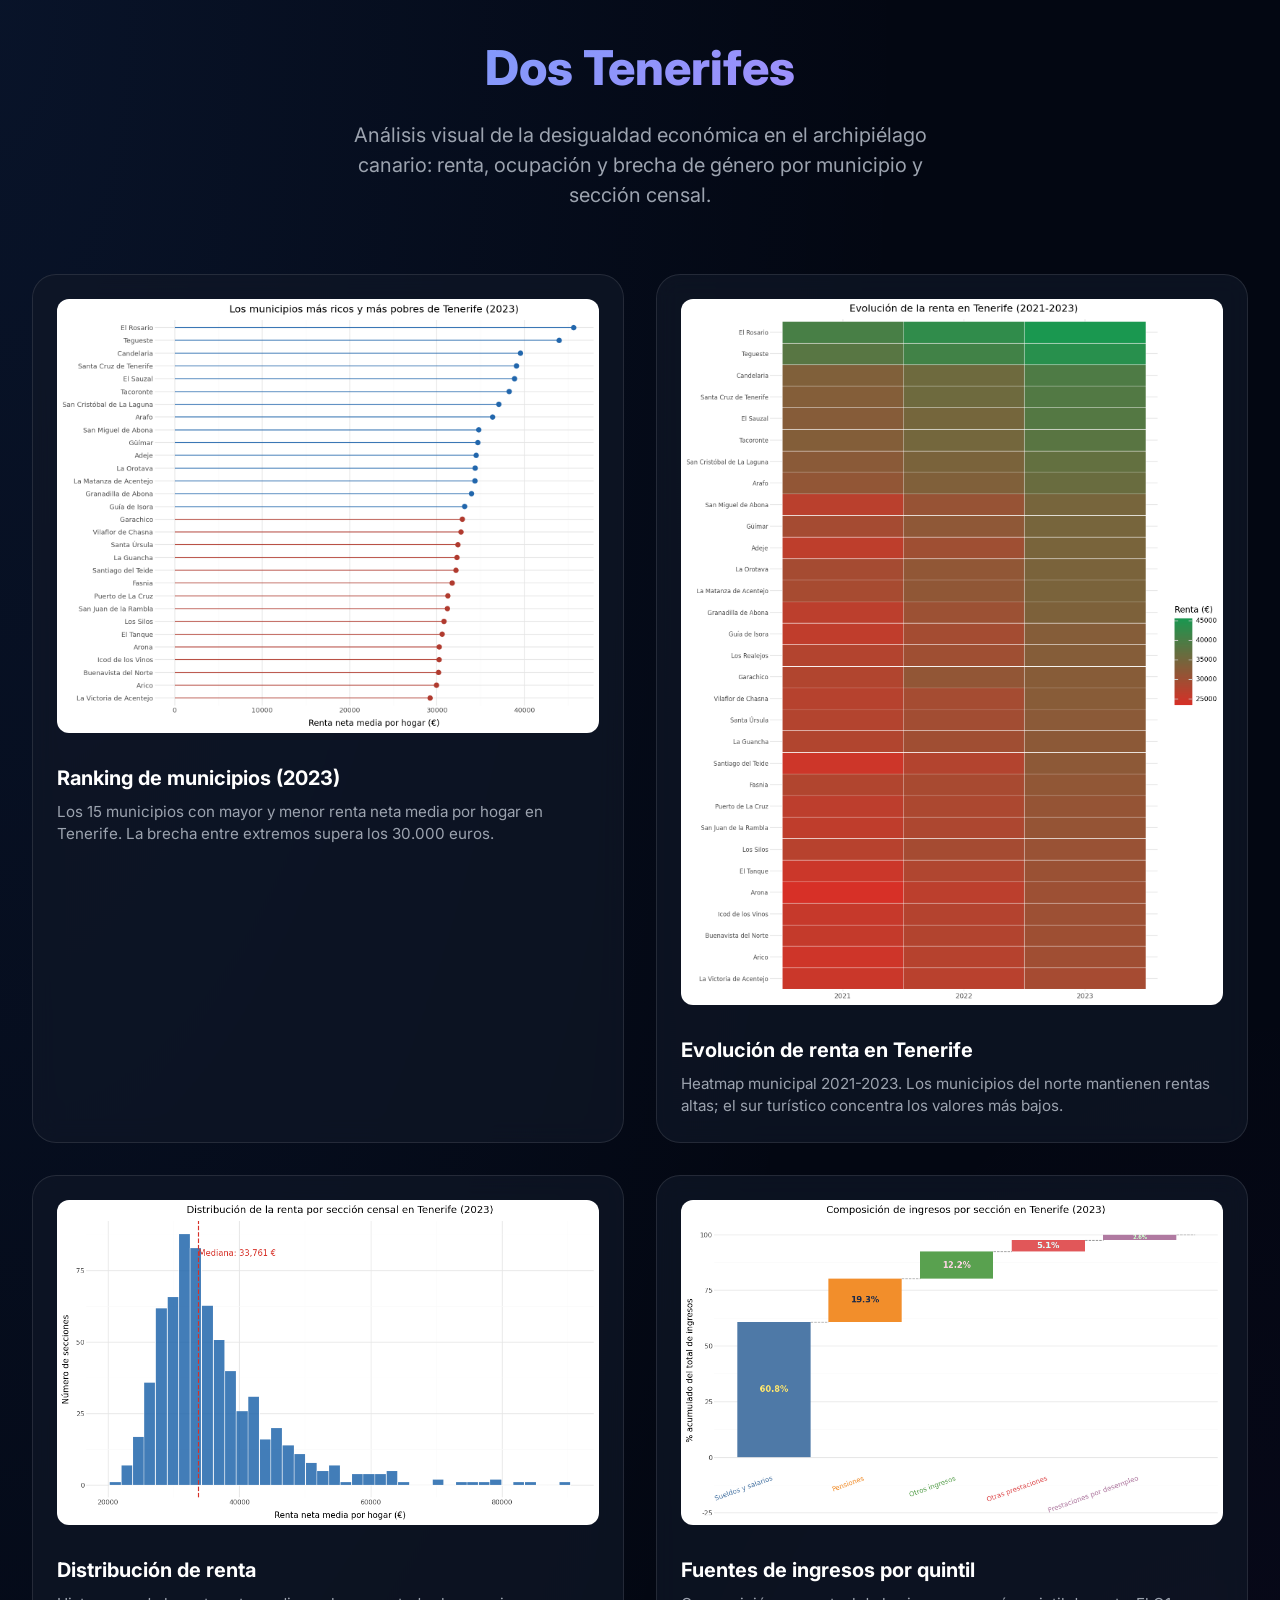
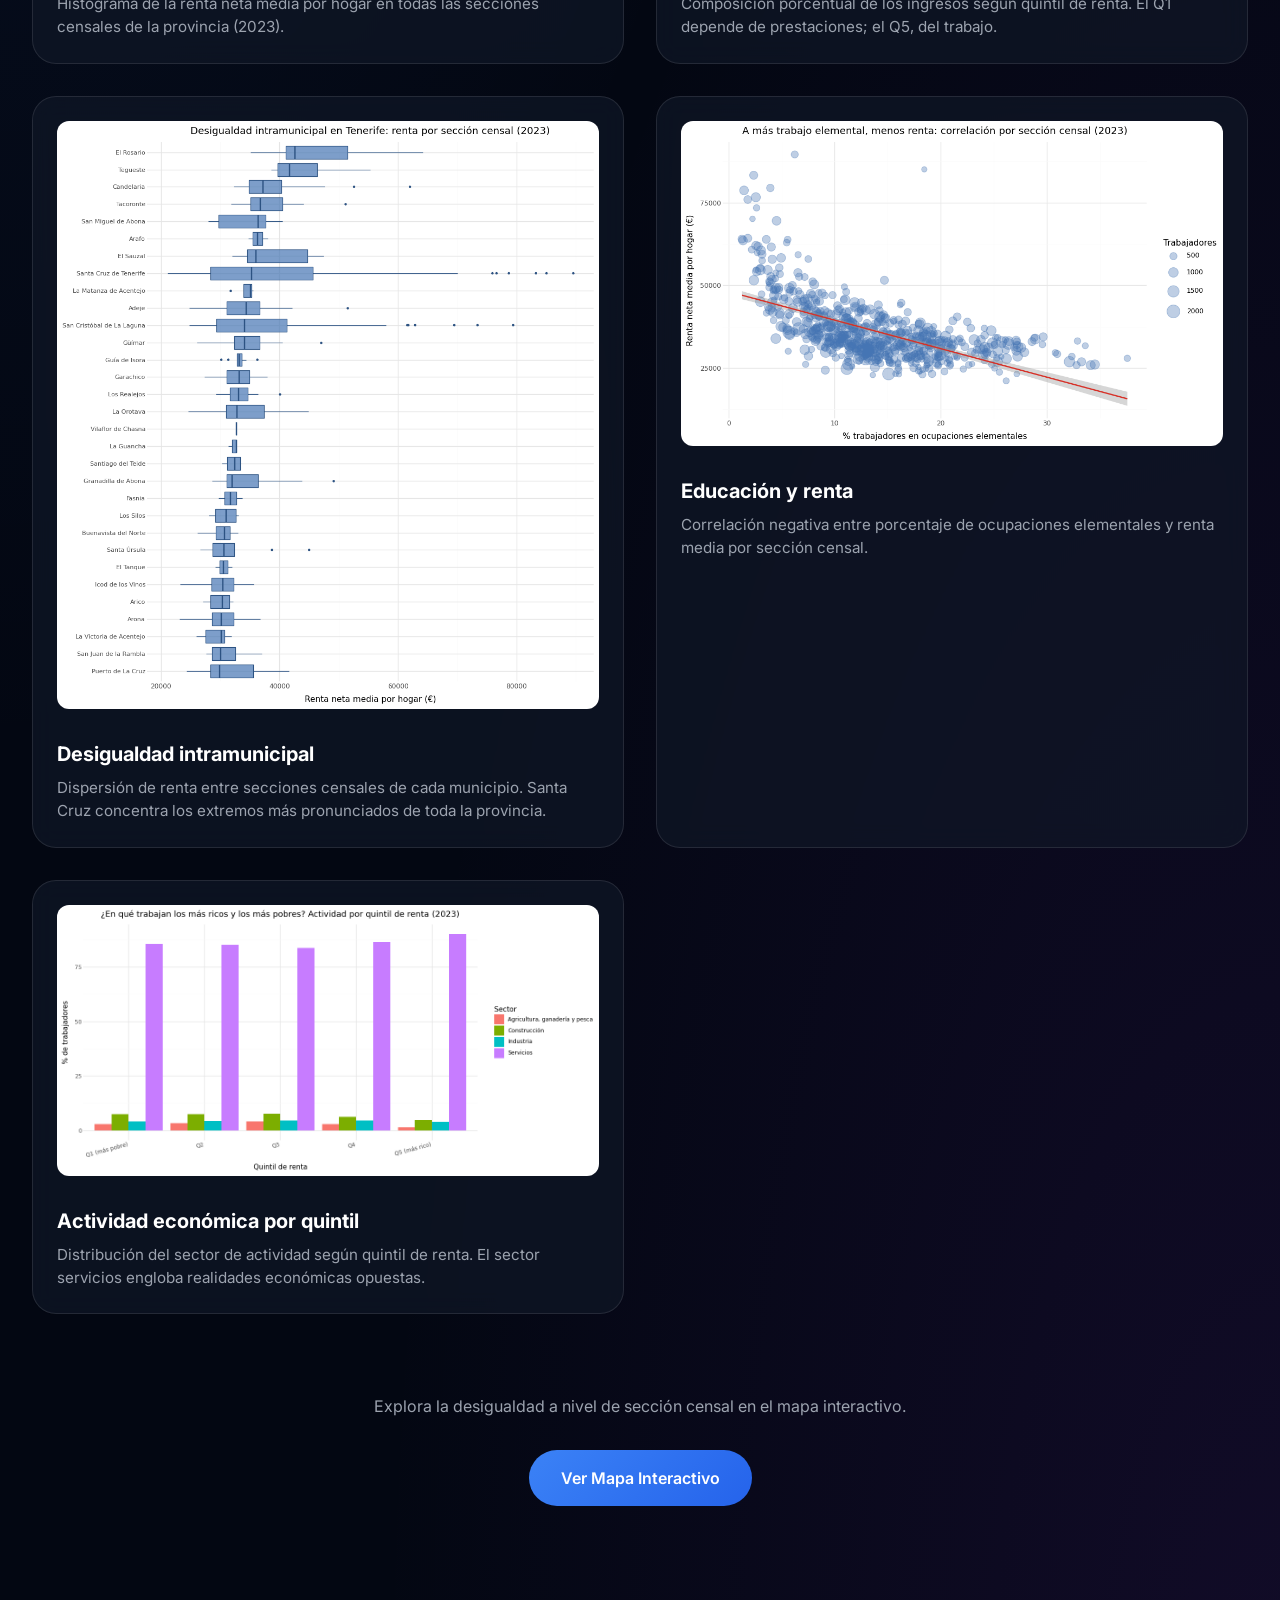
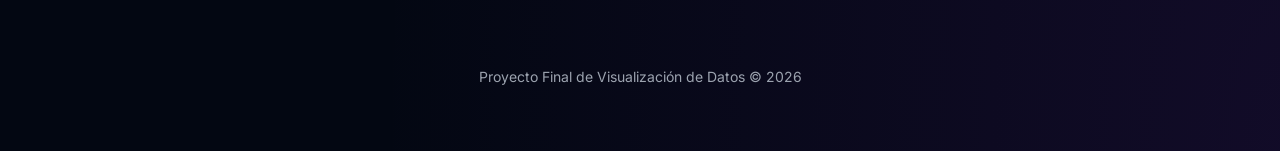
<file: docs/index.html>
<!DOCTYPE html>
<html lang="es">
<head>
    <meta charset="UTF-8">
    <meta name="viewport" content="width=device-width, initial-scale=1.0">
    <title>Dos Tenerifes: Desigualdad económica en el archipiélago canario</title>
    <meta name="description" content="Análisis visual de la desigualdad de renta, ocupación y género en las Islas Canarias.">
    <link rel="stylesheet" href="index.css">
    <link rel="preconnect" href="https://fonts.googleapis.com">
    <link rel="preconnect" href="https://fonts.gstatic.com" crossorigin>
    <link href="https://fonts.googleapis.com/css2?family=Inter:ital,opsz,wght@0,14..32,100..900;1,14..32,100..900&display=swap" rel="stylesheet">
</head>
<body>
    <header>
        <h1>Dos Tenerifes</h1>
        <p class="subtitle">Análisis visual de la desigualdad económica en el archipiélago canario: renta, ocupación y brecha de género por municipio y sección censal.</p>
    </header>

    <main class="gallery">
        <article class="plot-card">
            <img src="images/lollipop_ranking_municipios.png" alt="Ranking de municipios por renta media">
            <div class="plot-info">
                <h3>Ranking de municipios (2023)</h3>
                <p>Los 15 municipios con mayor y menor renta neta media por hogar en Tenerife. La brecha entre extremos supera los 30.000 euros.</p>
            </div>
        </article>

        <article class="plot-card">
            <img src="images/heatmap_renta_tenerife.png" alt="Evolución de la renta en Tenerife 2021-2023">
            <div class="plot-info">
                <h3>Evolución de renta en Tenerife</h3>
                <p>Heatmap municipal 2021-2023. Los municipios del norte mantienen rentas altas; el sur turístico concentra los valores más bajos.</p>
            </div>
        </article>

        <article class="plot-card">
            <img src="images/histograma_hist_renta.png" alt="Distribución de renta por secciones censales">
            <div class="plot-info">
                <h3>Distribución de renta</h3>
                <p>Histograma de la renta neta media por hogar en todas las secciones censales de la provincia (2023).</p>
            </div>
        </article>

        <article class="plot-card">
            <img src="images/waterfall_fuentes_ingresos.png" alt="Composición de ingresos por quintil">
            <div class="plot-info">
                <h3>Fuentes de ingresos por quintil</h3>
                <p>Composición porcentual de los ingresos según quintil de renta. El Q1 depende de prestaciones; el Q5, del trabajo.</p>
            </div>
        </article>

        <article class="plot-card">
            <img src="images/boxplot_desigualdad_intramunicipal_tenerife.png" alt="Desigualdad intramunicipal en Tenerife">
            <div class="plot-info">
                <h3>Desigualdad intramunicipal</h3>
                <p>Dispersión de renta entre secciones censales de cada municipio. Santa Cruz concentra los extremos más pronunciados de toda la provincia.</p>
            </div>
        </article>

        <article class="plot-card">
            <img src="images/scatter_elementales_renta.png" alt="Correlación educación elemental y renta">
            <div class="plot-info">
                <h3>Educación y renta</h3>
                <p>Correlación negativa entre porcentaje de ocupaciones elementales y renta media por sección censal.</p>
            </div>
        </article>

        <article class="plot-card">
            <img src="images/grouped_bar_ingresos_quintiles.png" alt="Actividad económica por quintil de renta">
            <div class="plot-info">
                <h3>Actividad económica por quintil</h3>
                <p>Distribución del sector de actividad según quintil de renta. El sector servicios engloba realidades económicas opuestas.</p>
            </div>
        </article>

    </main>

    <section class="cta-section">
        <p style="margin-bottom: 2rem; color: var(--text-secondary);">Explora la desigualdad a nivel de sección censal en el mapa interactivo.</p>
        <a href="index_map.html" class="btn">Ver Mapa Interactivo</a>
    </section>

    <footer style="text-align: center; margin-top: 5rem; padding-bottom: 2rem; color: var(--text-secondary); font-size: 0.875rem;">
        <p>Proyecto Final de Visualización de Datos &copy; 2026</p>
    </footer>
</body>
</html>
</file>
<file: docs/index.css>
:root {
  --bg-color: #030712;
  --card-bg: rgba(17, 24, 39, 0.7);
  --accent-color: #3b82f6;
  --text-primary: #f3f4f6;
  --text-secondary: #9ca3af;
  --glass-border: rgba(255, 255, 255, 0.1);
}

* {
  margin: 0;
  padding: 0;
  box-sizing: border-box;
}

body {
  font-family: 'Inter', system-ui, -apple-system, sans-serif;
  background-color: var(--bg-color);
  color: var(--text-primary);
  line-height: 1.5;
  padding: 2rem;
  background-image: 
    radial-gradient(at 0% 0%, rgba(59, 130, 246, 0.1) 0px, transparent 50%),
    radial-gradient(at 100% 100%, rgba(147, 51, 234, 0.1) 0px, transparent 50%);
  min-height: 100vh;
}

header {
  text-align: center;
  margin-bottom: 4rem;
}

h1 {
  font-size: 3rem;
  font-weight: 800;
  margin-bottom: 1rem;
  background: linear-gradient(135deg, #60a5fa, #c084fc);
  -webkit-background-clip: text;
  -webkit-text-fill-color: transparent;
}

.subtitle {
  color: var(--text-secondary);
  font-size: 1.25rem;
  max-width: 600px;
  margin: 0 auto;
}

.gallery {
  display: grid;
  grid-template-columns: repeat(auto-fill, minmax(450px, 1fr));
  gap: 2rem;
  max-width: 1400px;
  margin: 0 auto;
}

.plot-card {
  background: var(--card-bg);
  backdrop-filter: blur(12px);
  -webkit-backdrop-filter: blur(12px);
  border: 1px solid var(--glass-border);
  border-radius: 1.5rem;
  padding: 1.5rem;
  transition: transform 0.3s ease, box-shadow 0.3s ease;
  overflow: hidden;
}

.plot-card:hover {
  transform: translateY(-5px);
  box-shadow: 0 20px 25px -5px rgba(0, 0, 0, 0.3), 0 10px 10px -5px rgba(0, 0, 0, 0.2);
  border-color: rgba(59, 130, 246, 0.4);
}

.plot-card img {
  width: 100%;
  height: auto;
  border-radius: 0.75rem;
  margin-bottom: 1.5rem;
  background: #111827;
}

.plot-info h3 {
  font-size: 1.25rem;
  margin-bottom: 0.5rem;
  color: #fff;
}

.plot-info p {
  color: var(--text-secondary);
  font-size: 0.95rem;
}

.cta-section {
  text-align: center;
  margin-top: 5rem;
  padding-bottom: 5rem;
}

.btn {
  display: inline-block;
  background: linear-gradient(135deg, #3b82f6, #2563eb);
  color: white;
  padding: 1rem 2rem;
  border-radius: 9999px;
  text-decoration: none;
  font-weight: 600;
  transition: opacity 0.2s ease, transform 0.2s ease;
}

.btn:hover {
  opacity: 0.9;
  transform: scale(1.05);
}

@media (max-width: 640px) {
  .gallery {
    grid-template-columns: 1fr;
  }
  h1 {
    font-size: 2rem;
  }
}
</file>
